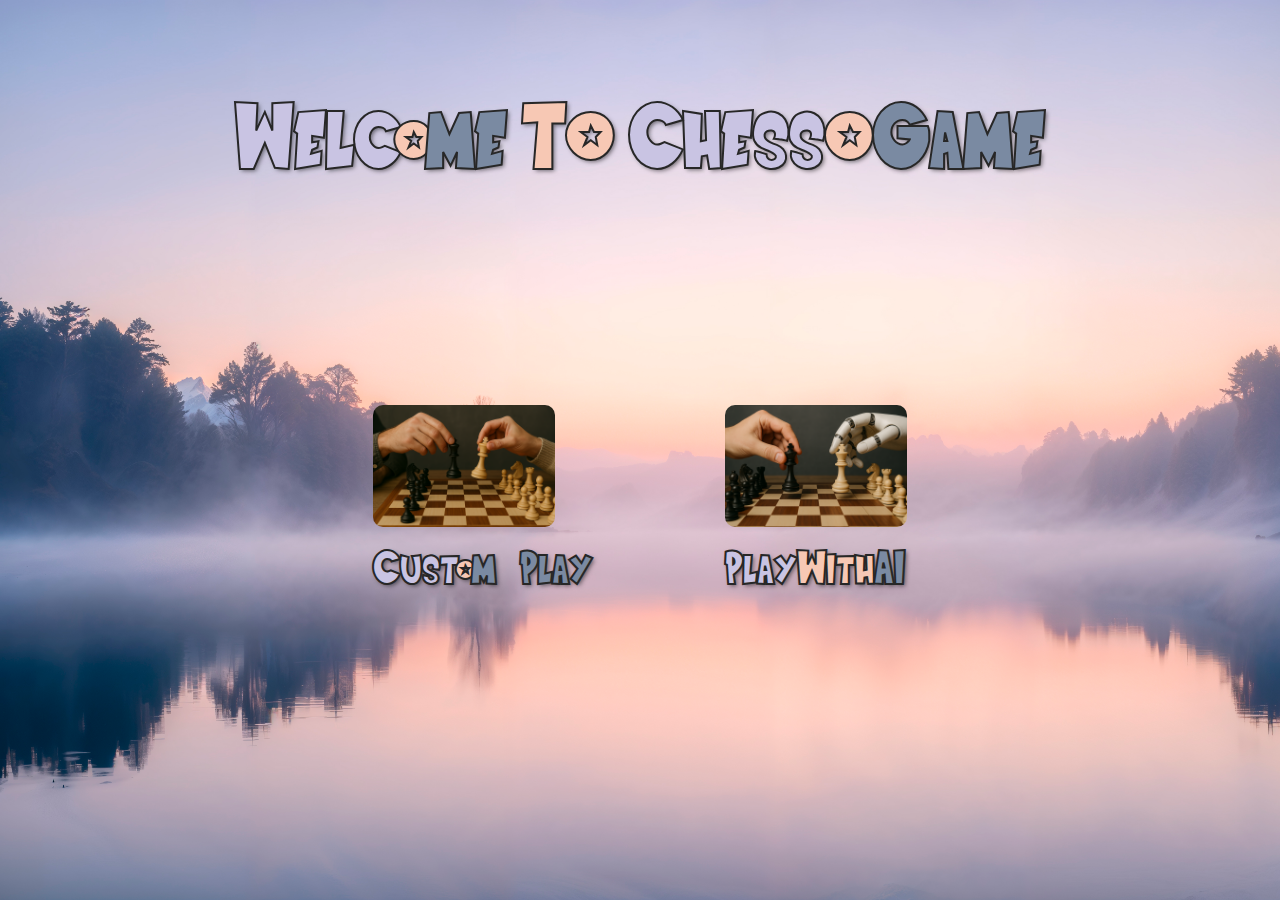
<file: index.html>
<!DOCTYPE html>
<html lang="en">
<head>
    <meta charset="UTF-8">
    <meta name="viewport" content="width=device-width, initial-scale=1.0">
    <link rel="icon" href="/chess/title icons/favicon.png" type="img/png">
    <title>Chess Game</title>
    <link rel="stylesheet" href="style-1.css">
    <script src="main.js" defer></script>
</head>
<body>
    <header class="head">
        <div class="title-head">
            <div class="welcome">
                <div class="welc">
                    Welc
                </div>
                <div class="o">
                    o
                </div>
                <div class="me">
                    me
                </div>
            </div>
            <div class="to">
                TO
            </div>
            <div class="chess-game">
                <div class="chess">
                    Chess
                </div>
                <div class="o">
                    O
                </div>
                <div class="game">
                    Game
                </div>
            </div>
        </div>
    </header>
    <main class="main">
        <div class="container">
            <div class="play-with-your-own">
                <div class="icon-1-play">
                    <div class="icon-img">
                        <img src="icon-images/icon-img-2.png" alt=""/>
                    </div>
                    <div class="text-img">
                        <div class="custom">
                            Cust
                        </div>
                        <div class="o">
                            o
                        </div>
                        <div class="play">
                        m Play
                        </div>
                    </div>
                </div>
            </div>
            <div class="play-with-AI">
                <div class="icon-2-play">
                    <div class="icon-img">
                        <img src="icon-images/icon-img-1.png" alt=""/>
                    </div>
                    <div class="text-img">
                        <div class="custom">
                            Play
                        </div>
                        <div class="o">
                            With
                        </div>
                        <div class="play">
                            AI
                        </div>
                    </div>
                </div>
            </div>
        </div>
    </main>
    
</body>

</html>
</file>
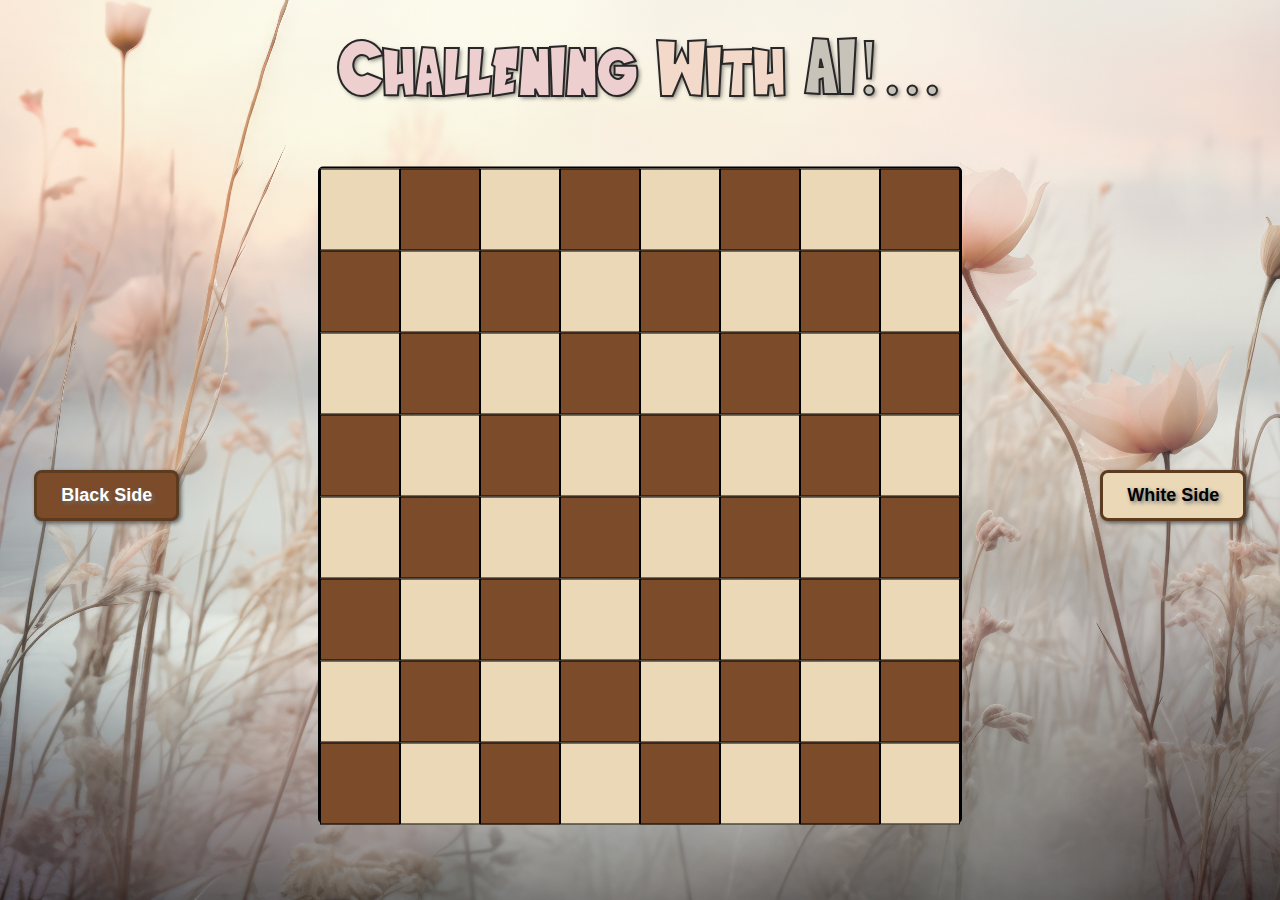
<file: challengewithai.html>
<!DOCTYPE html>
<html lang="en">
<head>
    <meta charset="UTF-8">
    <meta name="viewport" content="width=device-width, initial-scale=1.0">
    <link rel="icon" href="title icons/strategy.png" type="img/png">
    <title>Challening With AI</title>
    <link rel="stylesheet" href="style.css" />
    <script src="index.js" defer></script>
</head>
<body>
    <header class="head">
        <div class="title">
            <div class="challenging">
                Challening
            </div>
            <div class="with">
                With
            </div>
            <div class="ai">
                AI!...
            </div>
        </div>
    </header>
    <main class="main">
        <div class="choose_black_coins">
            <button class="btn_choose_black_coins">Black Side</button>
        </div>
        <div class="container">
        </div>
        <div class="choose_white_coins">
            <button class="btn_choose_white_coins">White Side</button>
        </div>
    </main>
    
</body>

</html>
</file>
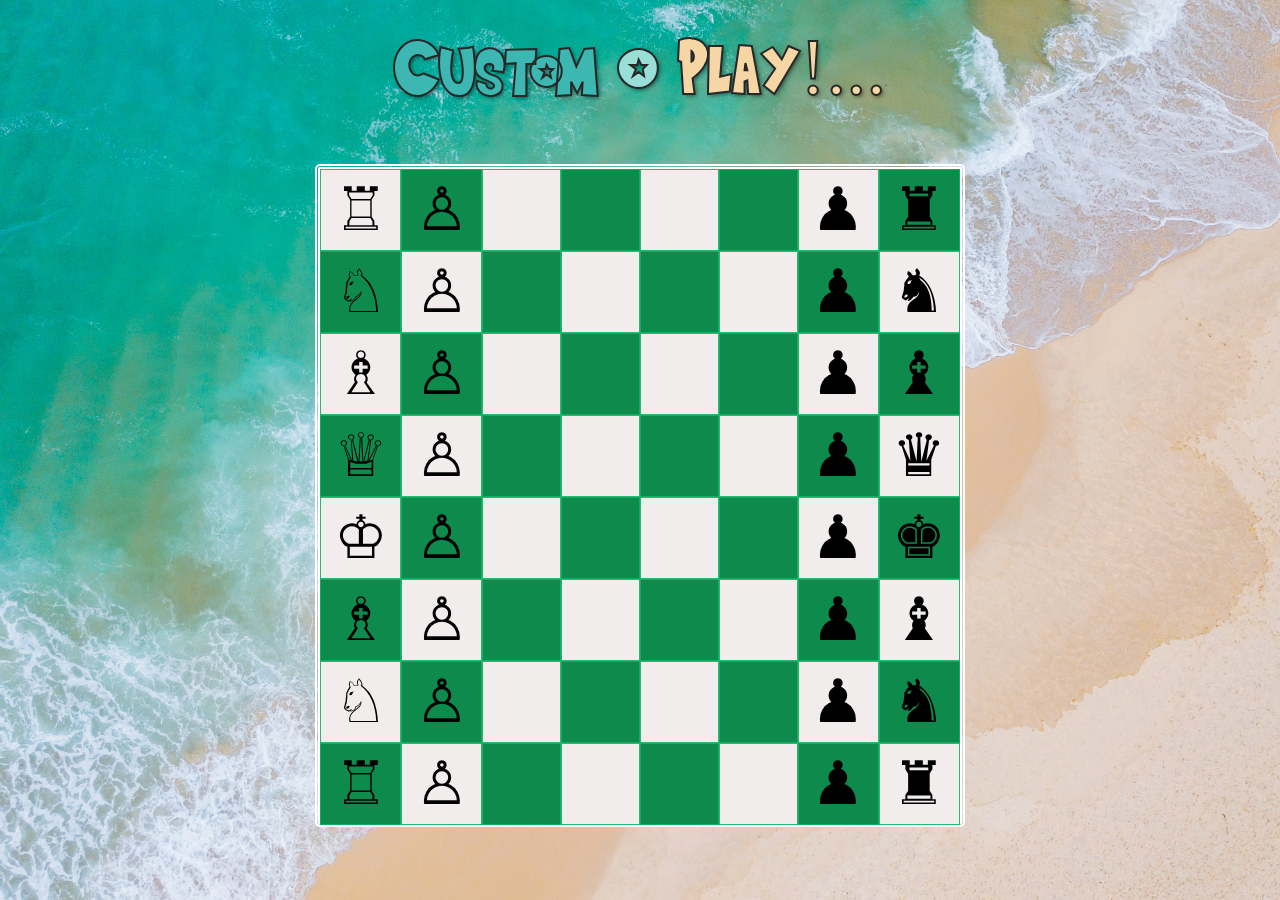
<file: customplay.html>
<!DOCTYPE html>
<html lang="en">
<head>
    <meta charset="UTF-8">
    <meta name="viewport" content="width=device-width, initial-scale=1.0">
    <link rel="icon" href="title icons/strategy-1.png" type="img/png">
    <title>Custom Play</title>
    <link rel="stylesheet" href="style-2.css" />
    <script src="custom.js" defer></script>
</head>
<body>
    <header class="head">
        <div class="title">
            <div class="challenging">
                Custom
            </div>
            <div class="with">
                O
            </div>
            <div class="ai">
                Play!...
            </div>
        </div>
    </header>
    <main class="main">
        <div class="container">
        </div>
    </main>
    
</body>

</html>
</file>
<file: style-1.css>
:root{
    --welc:#c9c4e3;
    --o:#f7c8b4;
    --me:#7a8aa2;
}

*{
    padding: 0;
    margin: 0;
}
@font-face {
  font-family: 'Saiyan-Sans';
  src: url('fonts/Saiyan-Sans.ttf') format('truetype');
}
body{
    height: 100vh;
    width: 100vw;
    font-family: 'Saiyan-Sans', serif;
    background-image: url(images/stunning-natural-landscape.jpg);
    background-position: center;
    background-size: cover;
    background-repeat: no-repeat;
    background-attachment: fixed;
}
.head{
    height:30%;
    width: 100%;
    display: flex;
    justify-content: center;
    align-items: center;
    font-size: 6rem;
    
}
.main{
    height:70%;
    width: 100%;
    display: flex;
    justify-content: center;
    align-items: center;
}
.title-head{
    height: 100%;
    width: 100%;
    display: flex;
    justify-content: center;
    align-items: center;
    gap: 15px;
}
.welcome{
    display: flex;
    justify-content: center;
    align-items: center;
}
.welc{
    display: flex;
    justify-content: center;
    align-items: center;
    color: var(--welc);
    text-shadow: 2px 2px 4px rgba(0,0,0,0.5);
    -webkit-text-stroke: 2px rgb(39, 39, 39);
}
.o{
    display: flex;
    justify-content: center;
    align-items: center;
    color: var(--o);
    text-shadow: 2px 2px 4px rgba(0,0,0,0.5);
    -webkit-text-stroke: 2px rgb(39, 39, 39);
}
.me{
    display: flex;
    justify-content: center;
    align-items: center;
    color: var(--me);
    text-shadow: 2px 2px 4px rgba(0,0,0,0.5);
    -webkit-text-stroke: 2px rgb(39, 39, 39);
}
.to{
    display: flex;
    justify-content: center;
    align-items: center;
    color: var(--o);
    text-shadow: 2px 2px 4px rgba(0,0,0,0.5);
    -webkit-text-stroke: 2px rgb(39, 39, 39);
}
.chess{
    display: flex;
    justify-content: center;
    align-items: center;
    color: var(--welc);
    text-shadow: 2px 2px 4px rgba(0,0,0,0.5);
    -webkit-text-stroke: 2px rgb(39, 39, 39);
}
.game{
    display: flex;
    justify-content: center;
    align-items: center;
    color: var(--me);
    text-shadow: 2px 2px 4px rgba(0,0,0,0.5);
    -webkit-text-stroke: 2px rgb(39, 39, 39);
}
.chess-game{
    display: flex;
    justify-content: center;
    align-items: center;
}
.container{
    height: 70%;
    width: 100%;
    display: flex;
    justify-content: center;
    gap: 170px;
    padding-top: 80px;
}
.icon-1-play{
    height: 122px;
    width: 182px;
}
.icon-2-play{
    height: 122px;
    width: 182px;
}
.icon-img{
    height: 100%;
    width: 100%;
    display: flex;
    justify-content: center;
    align-items: center;
}
.icon-img img{
    height: 100%;
    width: 100%;
    border-radius: 10px;
}
.text-img{
    height: 50%;
    width: 121%;
    display: flex;
    align-items: center;
    padding-top:10px;
    font-size: 3rem;
}
.icon-1-play:hover{
    cursor: pointer;
    border-radius: 10px;
    box-shadow: 0 6px 16px rgba(22, 23, 22, 0.825);
}
.icon-2-play:hover{
    cursor: pointer;
    border-radius: 10px;
    box-shadow: 0 6px 16px rgba(22, 23, 22, 0.825);
}
.play-with-AI{
    text-align: center;
}
.play-with-your-own{
    text-align: center;
}
.custom{
    display: flex;
    justify-content: center;
    align-items: center;
    color: var(--welc);
    text-shadow: 2px 2px 4px rgba(0,0,0,0.5);
    -webkit-text-stroke: 2px rgb(39, 39, 39);
}
.play{
    display: flex;
    justify-content: center;
    align-items: center;
    color: var(--me);
    text-shadow: 2px 2px 4px rgba(0,0,0,0.5);
    -webkit-text-stroke: 2px rgb(39, 39, 39);
}
</file>
<file: style.css>
*{
    margin: 0;
    padding: 0;
}
@font-face {
  font-family: 'Saiyan-Sans';
  src: url('fonts/Saiyan-Sans.ttf') format('truetype');
}
body{
    height: 100vh;
    width: 100vw;
    background-image: url("images/AI.jpg");
    background-position: center;
    background-size: cover;
    background-repeat: no-repeat;
    background-attachment: fixed;
}
.head{
    height: 15%;
    width: 100%;
    display: flex;
    justify-content: center;
    align-items: center;
    font-size: 5rem;
    font-family: 'Saiyan-Sans', serif;
    
}
.title{
    height: 90%;
    width: 100%;
    display: flex;
    justify-content: center;
    align-items: center;
}
.challenging{
    color: #eecfcf;
    text-shadow: 2px 2px 4px rgba(0,0,0,0.5);
    -webkit-text-stroke: 2px rgb(39, 39, 39);
}
.with{
    color: #f2d9c9;
    padding: 20px;
    text-shadow: 2px 2px 4px rgba(0,0,0,0.5);
    -webkit-text-stroke: 2px rgb(39, 39, 39);
}
.ai{
    color:#c8c3b9;
    text-shadow: 2px 2px 4px rgba(0,0,0,0.5);
    -webkit-text-stroke: 2px rgb(39, 39, 39);
}
.main{
    height: 80%;
    width: 100%;
    display: grid;
    grid-template-columns: 1fr 4fr 1fr;
    place-content: center;
}
.container{
    height:653px;
    width:640px;
    margin: auto;
    position: relative;
    top: 50%;
    transform: translateY(-50%);
    border: 2px double #000000;
    border-radius: 5px;
    
}
.box{
    position: relative;
    height: 5rem;
    width: 5rem;
    text-align: center;
    font-size: 2rem;
    color: antiquewhite;
    border: 1px double #000000;

}
.white{
    background-color: #EBD8B7;
    
}
.black{
    background-color: #7B4B2A;
}
span{
    height:100%;
    width: 100%;
    color: rgb(0, 0, 0);
    display: flex;
    justify-content: center;
    align-items: center;
    font-size: 60px;
    cursor: pointer;
}
.highlighter{
    height:50%;
    width: 50%;
    display: flex;
    justify-content: center;
    align-items: center;
    color: green;
    border-radius: 50%;
}
.selected {
  background-color: rgb(255, 232, 99);
}
.selected,
.highliter {
  outline: 3px solid #FF6F61;
  box-shadow: 0 0 10px #3A86FF
;
  border-radius: 4px;
  transition: all 0.2s ease;
}
.choose_black_coins,.choose_white_coins{
    display: flex;
    justify-content: center;
    align-items: center;
}
.btn_choose_black_coins{
    padding: 12px 24px;
    font-size: 18px;
    font-weight: bold;
    color: #fff;
    background: #7B4B2A;
    border: 3px solid #5c3b1e;
    border-radius: 8px;
    box-shadow:2px 2px 4px rgb(88, 88, 88);
    text-shadow: 2px 2px 4px rgb(111, 111, 111);
    cursor: pointer;
    transition: all 0.2s ease;

}
.btn_choose_white_coins{
    padding: 12px 24px;
    font-size: 18px;
    font-weight: bold;
    color: #000000;
    background: #EBD8B7;
    border: 3px solid #5c3b1e;
    border-radius: 8px;
    box-shadow:2px 2px 4px rgb(88, 88, 88);
    text-shadow: 2px 2px 4px rgb(111, 111, 111);
    cursor: pointer;
    transition: all 0.2s ease;
}
.btn_choose_black_coins:hover{
    color:rgb(0, 0, 0);
    background: #EBD8B7;
    box-shadow:2px 2px 4px rgba(220, 166, 39, 0.87);
    text-shadow: 2px 2px 4px rgb(197, 197, 197);

}
.btn_choose_white_coins:hover{
    color:rgb(255, 255, 255);
    background: #7B4B2A;
    box-shadow:2px 2px 4px rgba(255, 200, 73, 0.87);
    text-shadow: 2px 2px 4px rgb(133, 133, 133);
}
.purple-highlight {
  position: absolute;
  top: 52%;
  left: 50%;
  transform: translate(-50%, -50%); /* center it */
  width: 30%;   /* half the square size */
  height: 30%;
  border-radius: 50%;
  background: rgba(0, 4, 255, 0.9); /* purple semi-transparent */
  pointer-events: none; /* doesn’t block clicks */

}

@media (max-width: 768px) {
  body {
    background: 
      linear-gradient(rgba(0,0,0,0.6), rgba(0,0,0,0.6)), 
      url(/chess/images/AI.jpg);
    background-position: center;
    background-size: cover;
    background-repeat: no-repeat;
    background-attachment: scroll; /* smoother on phones */
  }

  .head {
    font-size: 2.5rem;
    text-align: center;
    padding: 10px;
  }

  .main {
    display: flex;
    flex-direction: column;   /* 👈 stack column-wise */
    justify-content: center;
    align-items: center;
    gap: 20px;
  }

  .container {
    width: 95vw;  /* responsive board */
    height: auto;
    aspect-ratio: 1/1; /* keep square board */
    transform: none;
    top: auto;
    margin-top: 10px;
  }

  .box {
    height: auto;
    width: auto;
    font-size: 1.5rem;
  }

  span {
    font-size: 2rem;
  }

  .btn_choose_black_coins,
  .btn_choose_white_coins {
    font-size: 16px;
    padding: 10px 18px;
  }
}

/* 📟 Tablets (769px - 1024px) */
@media (min-width: 769px) and (max-width: 1024px) {
  .head {
    font-size: 3.5rem;
  }

  .main {
    grid-template-columns: 1fr 3fr 1fr; /* narrower side columns */
  }

  .container {
    width: 80vw;
    height: auto;
    aspect-ratio: 1/1;
  }

  span {
    font-size: 2.5rem;
  }
}
</file>
<file: style-2.css>
*{
    margin: 0;
    padding: 0;

}
@font-face {
  font-family: 'Saiyan-Sans';
  src: url('fonts/Saiyan-Sans.ttf') format('truetype');
}
body{
    height: 100vh;
    width: 100vw;
    background-image: url("images/willian-justen-de-vasconcellos-lrPBS8b4G14-unsplash.jpg");
    background-position: center;
    background-size: cover;
    background-repeat: no-repeat;
    background-attachment: fixed;
    

}
.head{
    height: 15%;
    width: 100%;
    display: flex;
    justify-content: center;
    align-items: center;
    font-size: 5rem;
    font-family: 'Saiyan-Sans', serif;
    
}
.title{
    height: 90%;
    width: 100%;
    display: flex;
    justify-content: center;
    align-items: center;
}
.challenging{
    color: #3db7b2;
    text-shadow: 2px 2px 4px rgba(0,0,0,0.5);
    -webkit-text-stroke: 2px rgb(39, 39, 39);
}
.with{
    color: #9adfd7;
    padding: 20px;
    text-shadow: 2px 2px 4px rgba(0,0,0,0.5);
    -webkit-text-stroke: 2px rgb(39, 39, 39);
}
.ai{
    color: #f5d6a4;
    text-shadow: 2px 2px 4px rgba(0,0,0,0.5);
    -webkit-text-stroke: 2px rgb(39, 39, 39);
}
.main{
    height: 80%;
    width: 100%;
    display: grid;
    place-content: center;
}
.container{
    height:653px;
    width:640px;
    border: 5px double #ffffff;
    border-radius: 5px;
    
}
.box{
    position: relative;
    height: 5rem;
    width: 5rem;
    text-align: center;
    font-size: 2rem;
    color: antiquewhite;
    border: 1px double #12b262e5;

}
.white{
    background-color: #f1eded;
    
}
.black{
    background-color: #0e8a4c;
}
span{
    height:100%;
    width: 100%;
    color: rgb(0, 0, 0);
    display: flex;
    justify-content: center;
    align-items: center;
    font-size: 60px;
    cursor: pointer;
}
.selected {
    outline: 3px solid rgb(238, 174, 201); /* blue highlight */
    cursor: pointer;         /* cursor pointer only when selected */
}
.move-hint-circle {
  position: absolute;
  top: 50%;
  left: 50%;
  transform: translate(-50%, -50%);
  width: 40%;     /* adjust size of circle */
  height: 40%;
  border-radius: 50%;
  background: rgb(255, 0, 0); /* red transparent */
  pointer-events: none; /* doesn’t block clicks */
}
</file>
